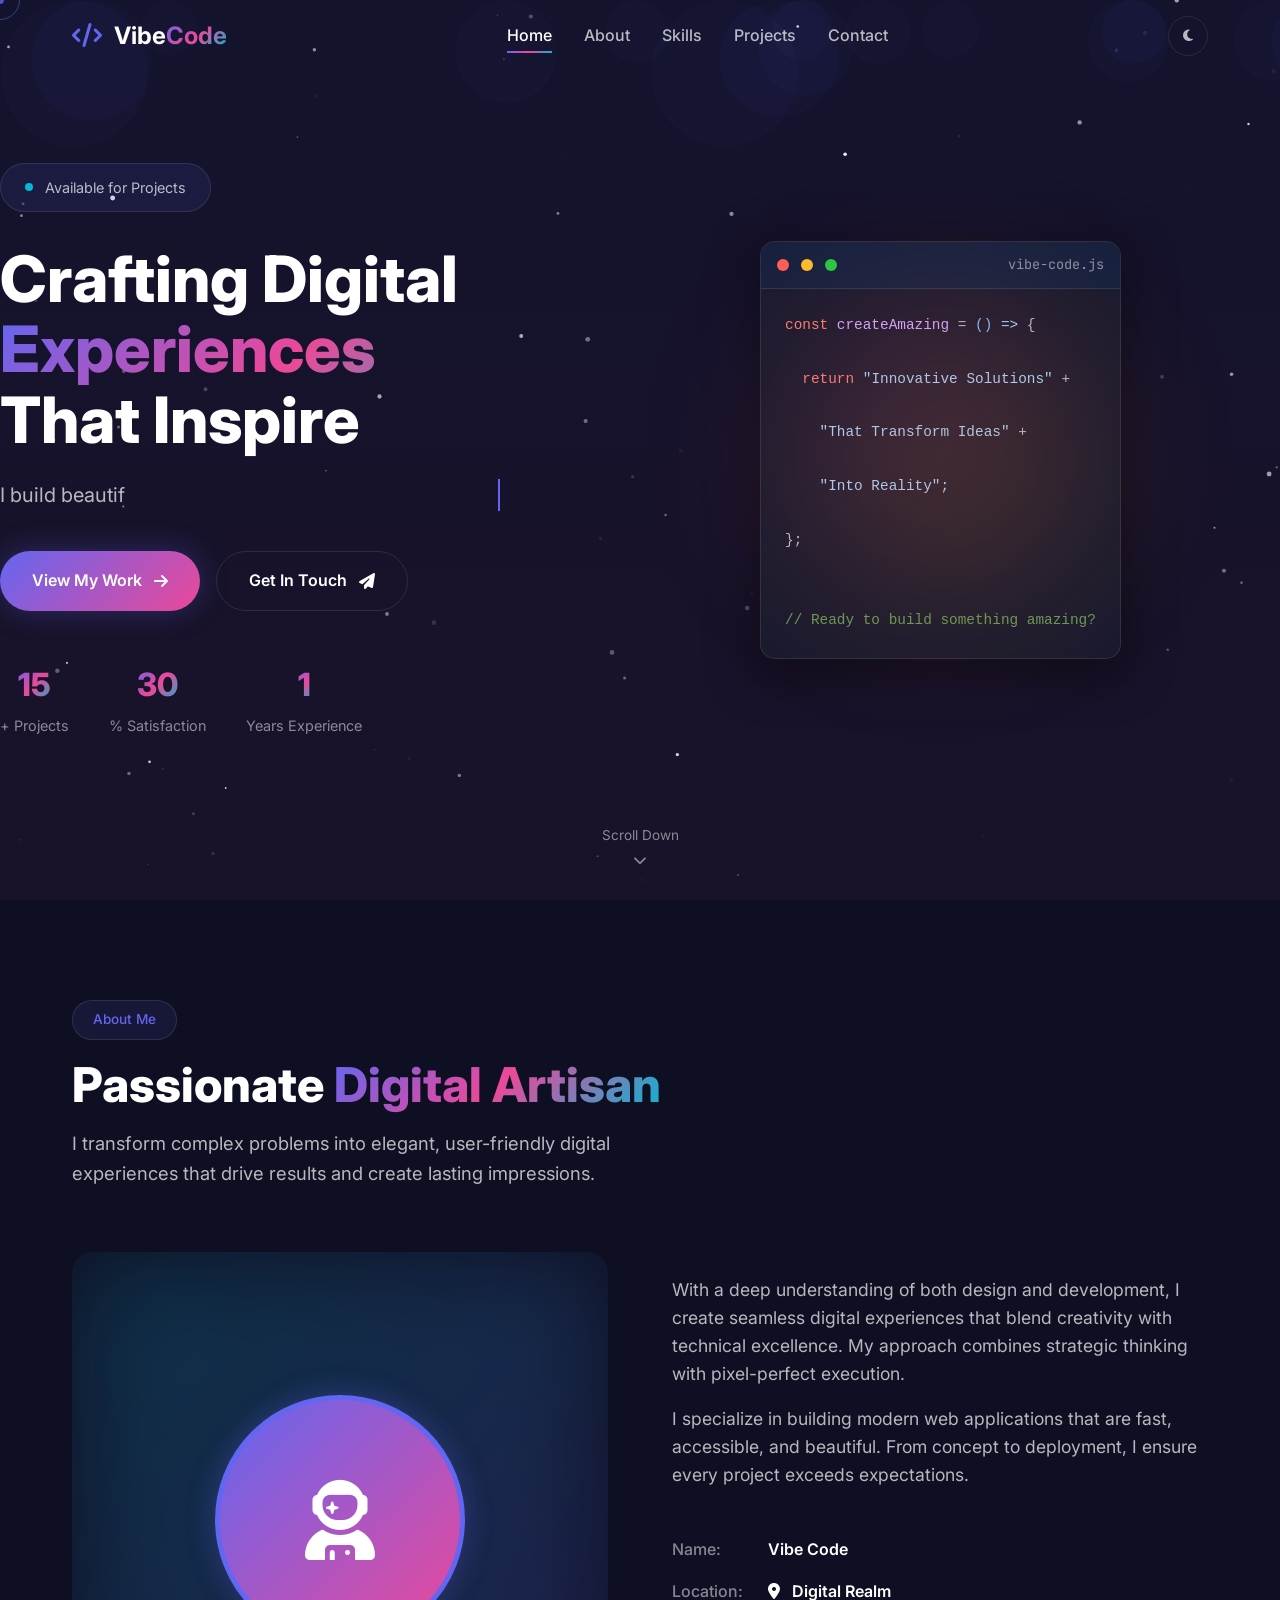
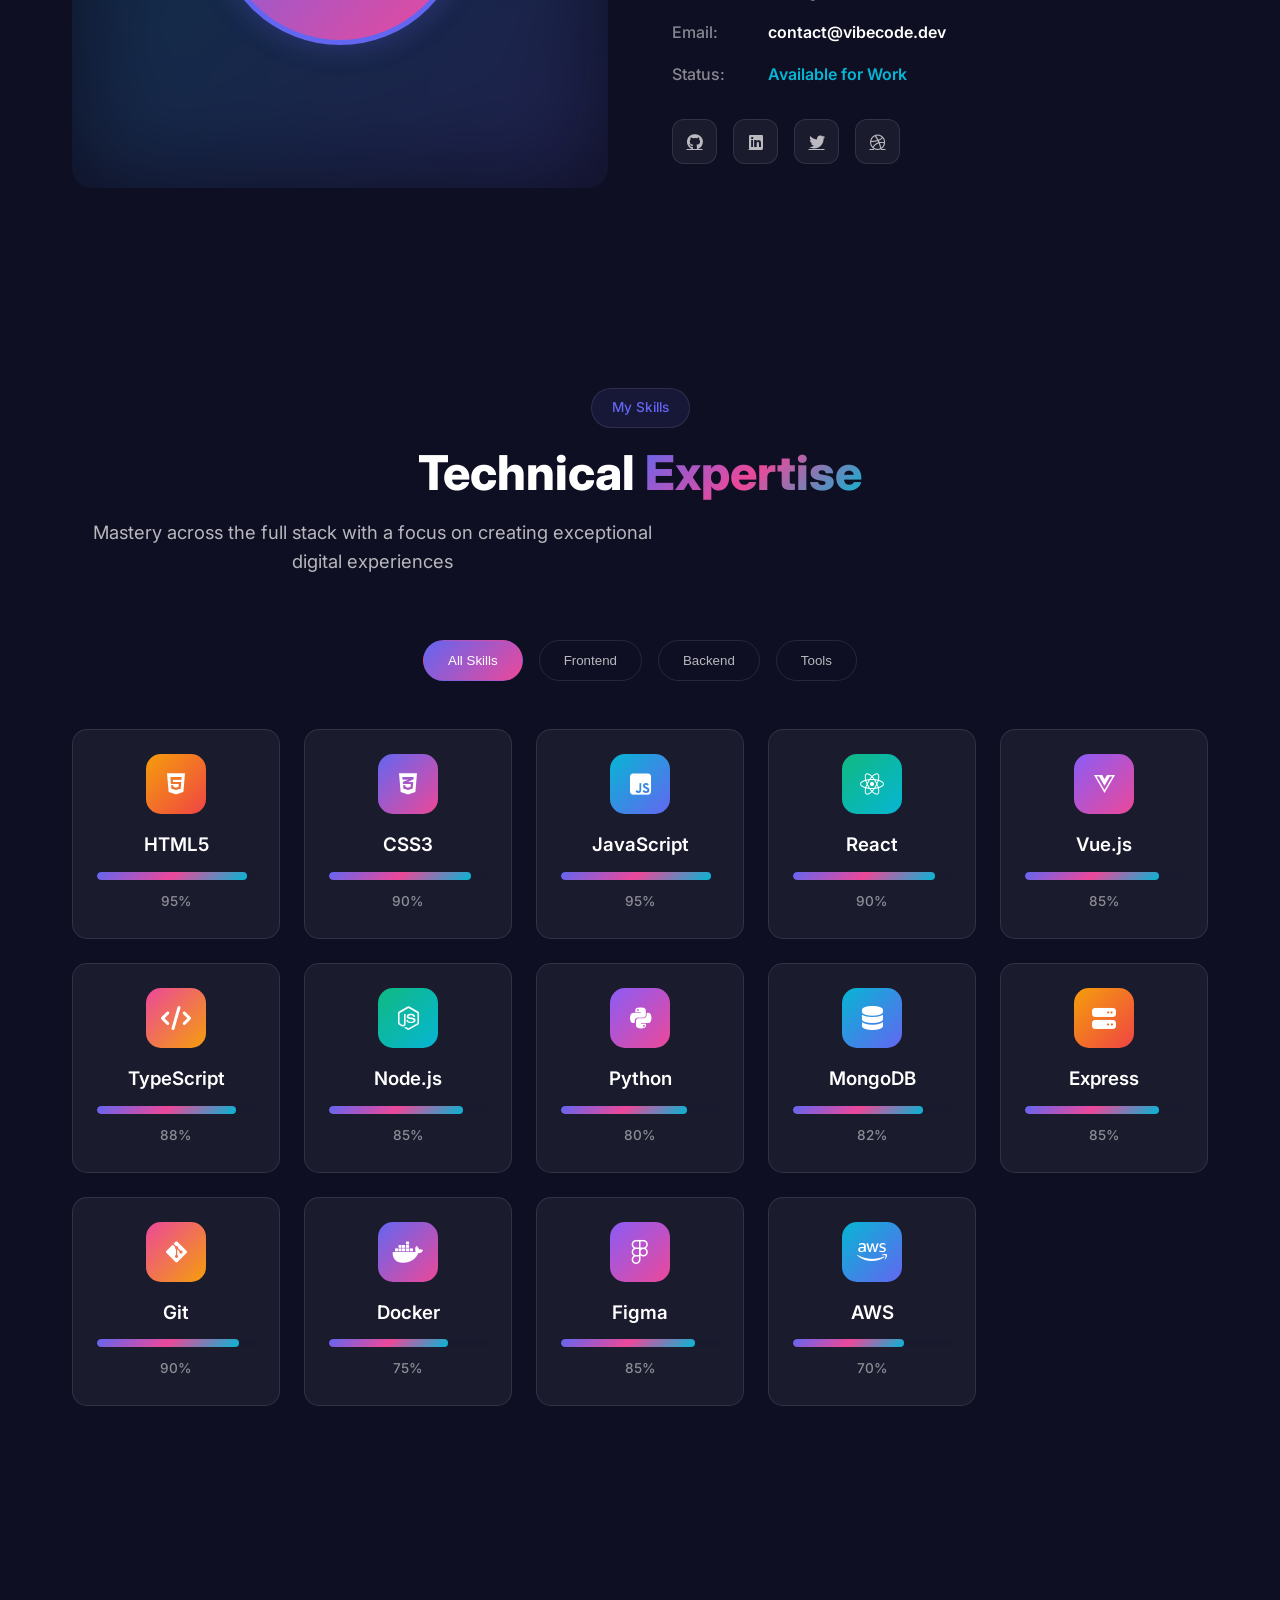
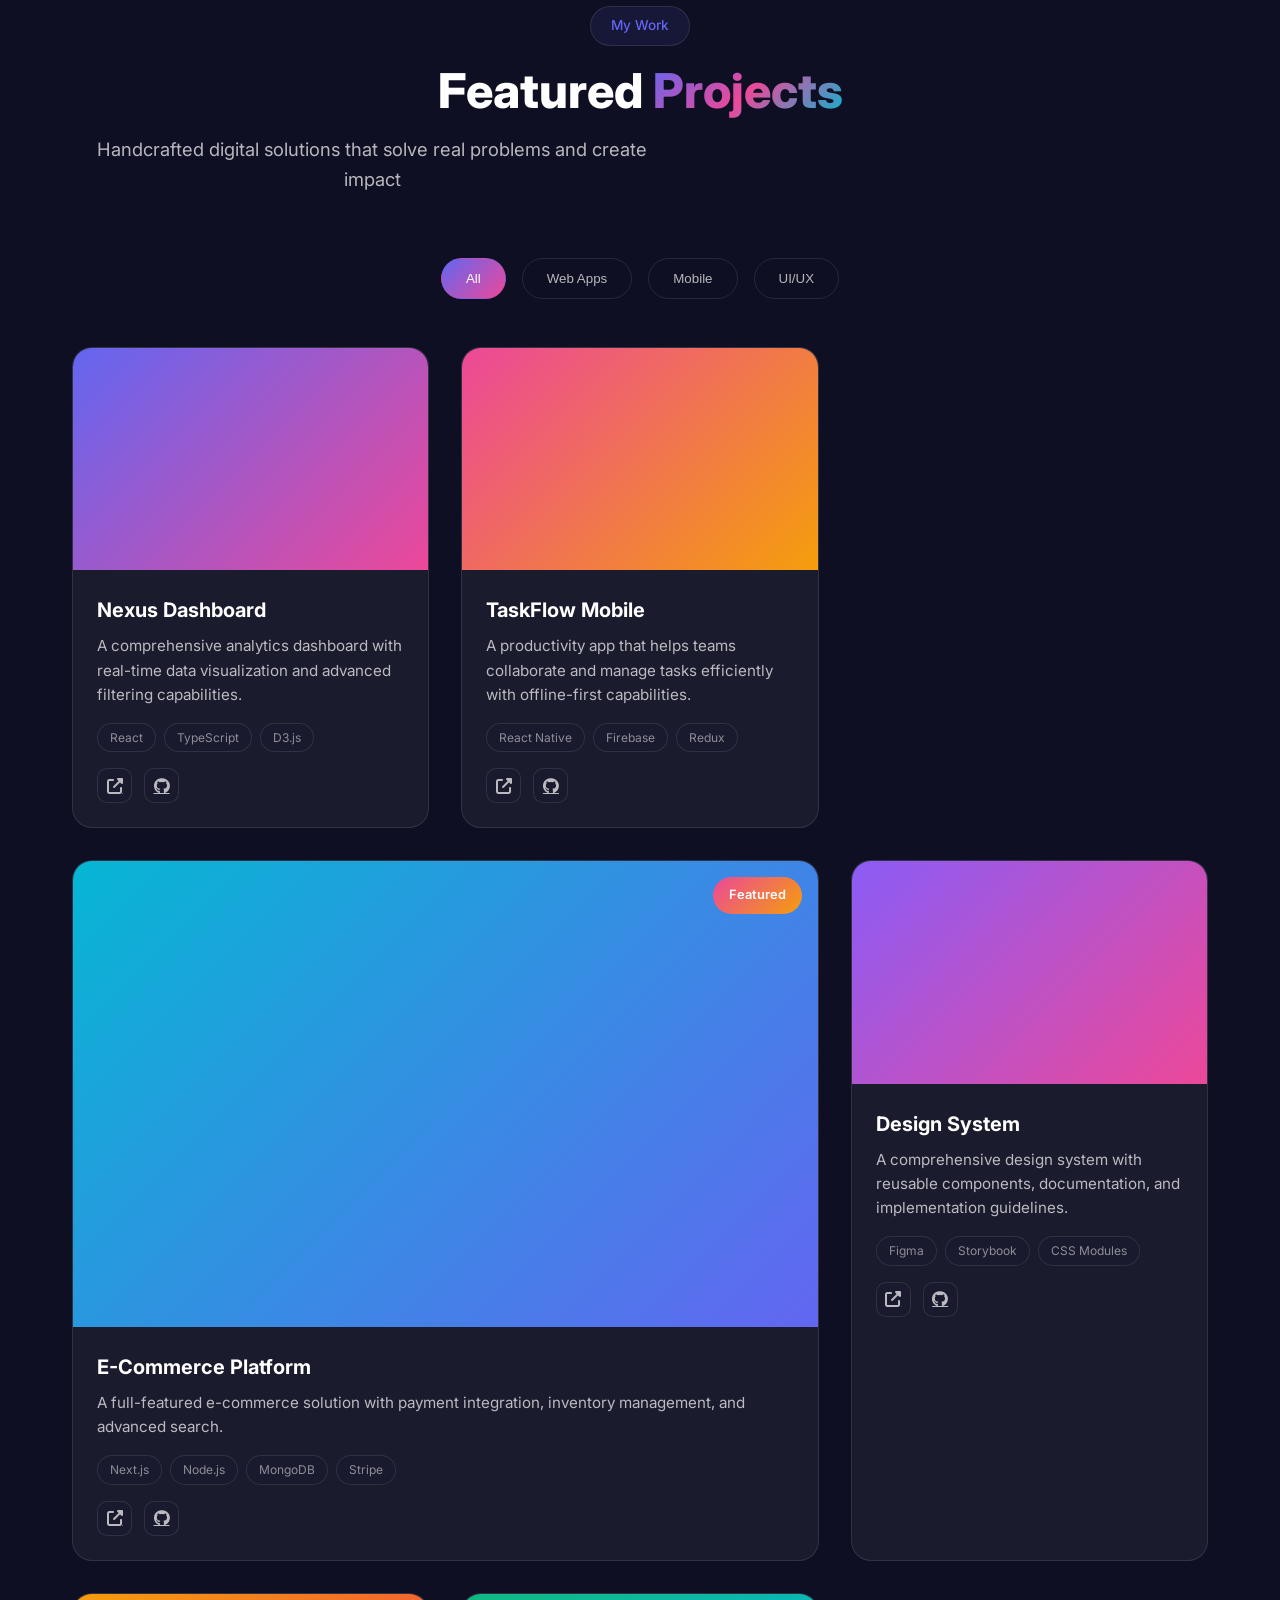
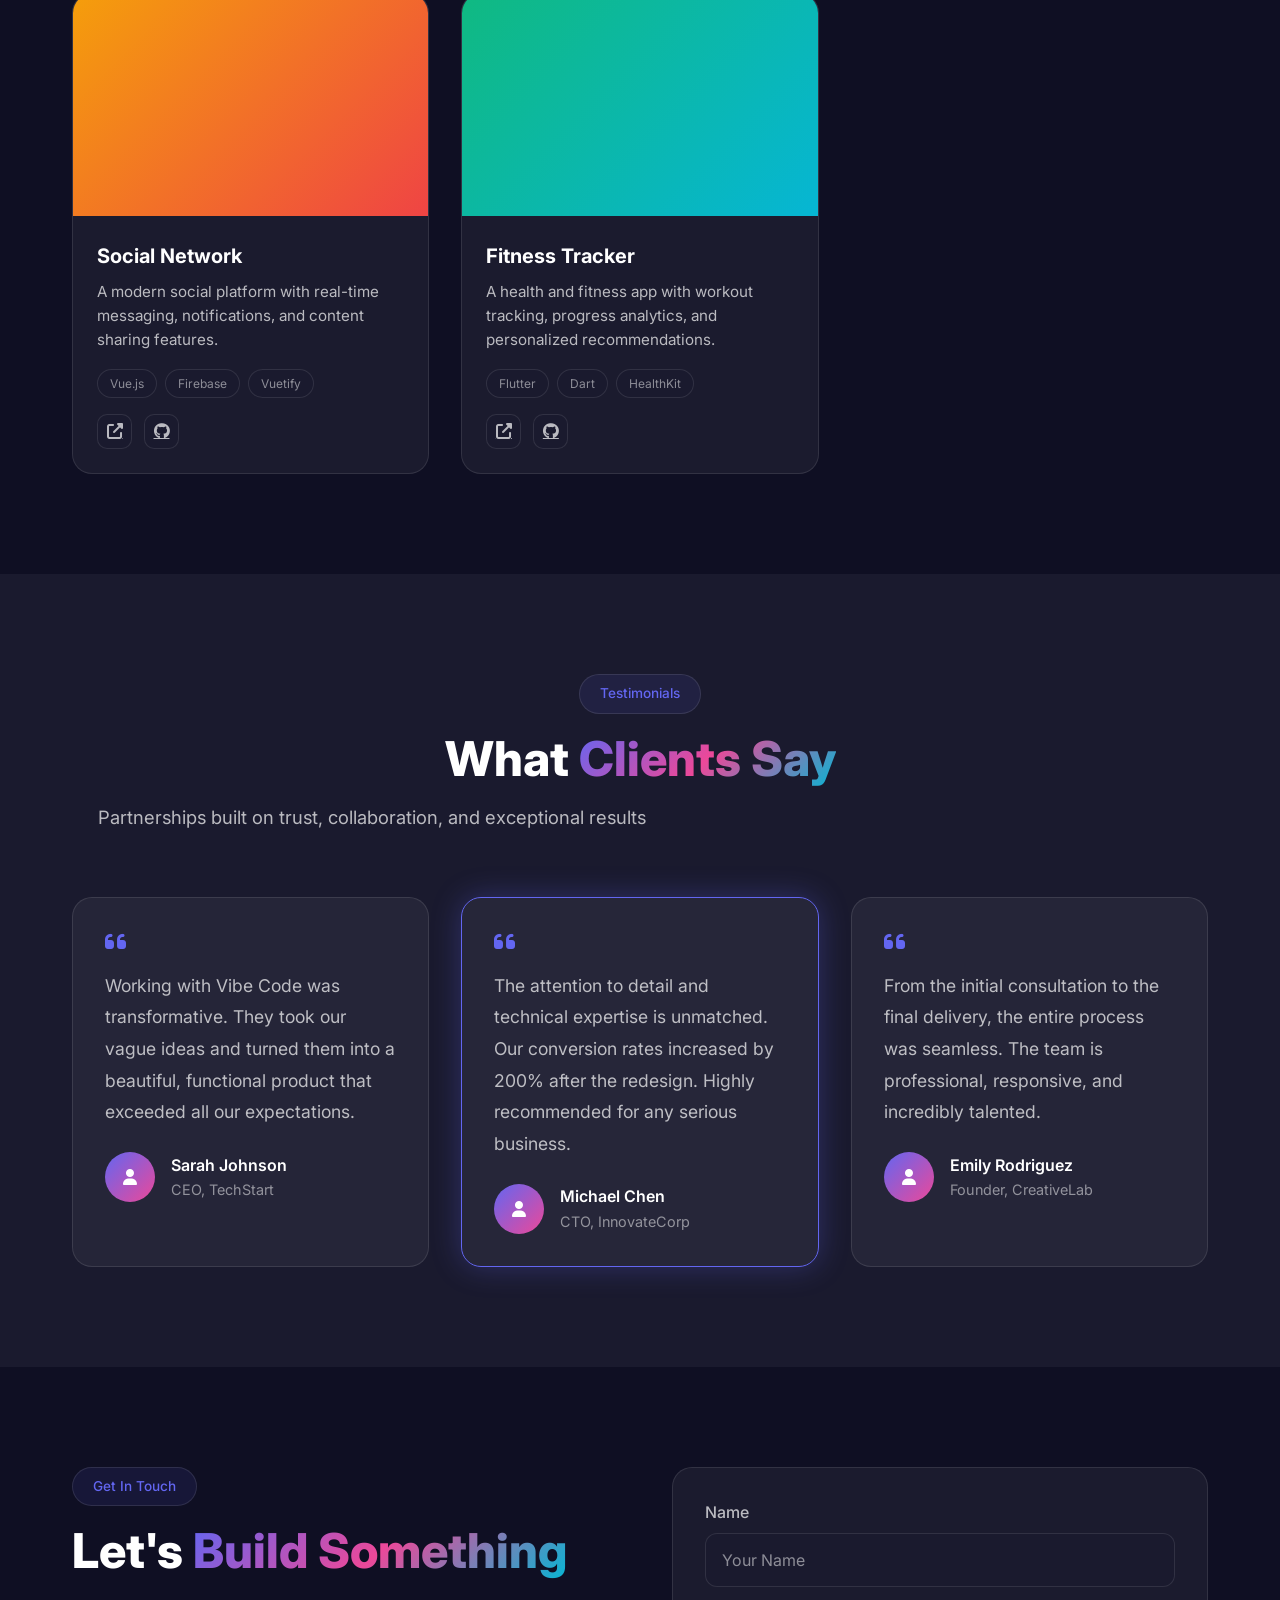
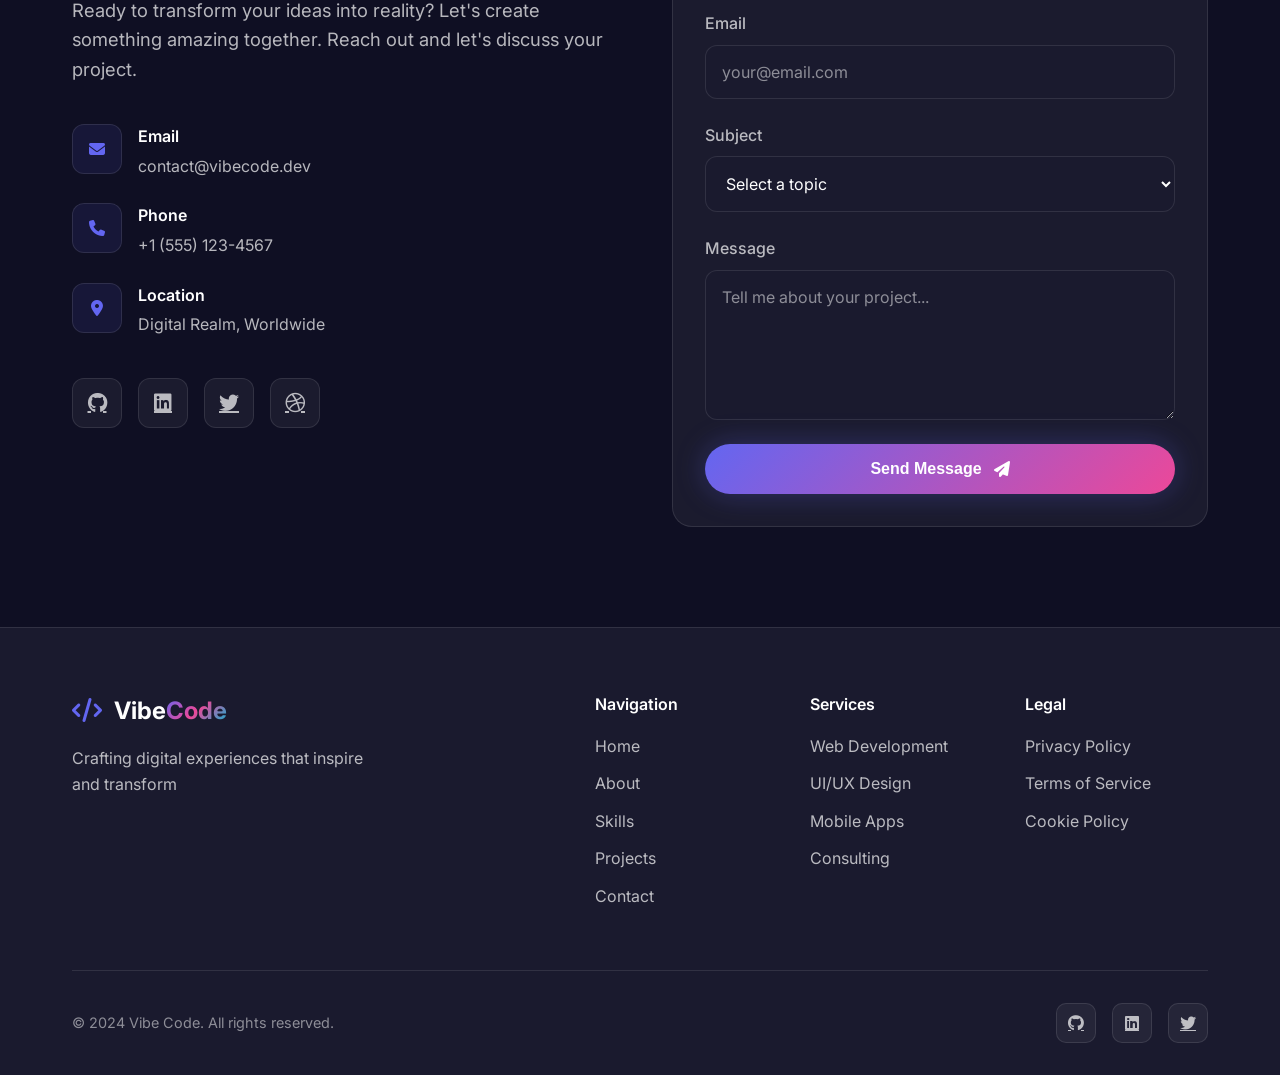
<file: vibe-code-portfolio/index.html>
<!DOCTYPE html>
<html lang="en">
<head>
    <meta charset="UTF-8">
    <meta name="viewport" content="width=device-width, initial-scale=1.0">
    <title>Vibe Code - Digital Artisan</title>
    <link rel="stylesheet" href="styles.css">
    <link href="https://fonts.googleapis.com/css2?family=Inter:wght@300;400;500;600;700;800&family=JetBrains+Mono:wght@400;500&display=swap" rel="stylesheet">
    <link rel="stylesheet" href="https://cdnjs.cloudflare.com/ajax/libs/font-awesome/6.5.1/css/all.min.css">
</head>
<body>
    <!-- Floating Background Elements -->
    <div class="floating-elements" id="floatingElements"></div>
    
    <!-- Starfield Background -->
    <canvas id="starfield"></canvas>

    <!-- Navigation -->
    <nav class="navbar" id="navbar">
        <div class="nav-container">
            <a href="#" class="logo">
                <span class="logo-icon"><i class="fas fa-code"></i></span>
                <span class="logo-text">Vibe<span class="accent">Code</span></span>
            </a>
            <ul class="nav-links" id="navLinks">
                <li><a href="#home" class="nav-link active">Home</a></li>
                <li><a href="#about" class="nav-link">About</a></li>
                <li><a href="#skills" class="nav-link">Skills</a></li>
                <li><a href="#projects" class="nav-link">Projects</a></li>
                <li><a href="#contact" class="nav-link">Contact</a></li>
            </ul>
            <div class="nav-actions">
                <button class="theme-toggle" id="themeToggle" aria-label="Toggle theme">
                    <i class="fas fa-moon"></i>
                </button>
                <button class="hamburger" id="hamburger" aria-label="Toggle menu">
                    <span></span>
                    <span></span>
                    <span></span>
                </button>
            </div>
        </div>
    </nav>

    <!-- Mobile Menu -->
    <div class="mobile-menu" id="mobileMenu">
        <ul class="mobile-nav-links">
            <li><a href="#home" class="mobile-nav-link">Home</a></li>
            <li><a href="#about" class="mobile-nav-link">About</a></li>
            <li><a href="#skills" class="mobile-nav-link">Skills</a></li>
            <li><a href="#projects" class="mobile-nav-link">Projects</a></li>
            <li><a href="#contact" class="mobile-nav-link">Contact</a></li>
        </ul>
    </div>

    <!-- Hero Section -->
    <section class="hero" id="home">
        <div class="hero-content">
            <div class="hero-badge animate-fade-in">
                <span class="badge-dot"></span>
                <span>Available for Projects</span>
            </div>
            <h1 class="hero-title">
                <span class="title-line">Crafting Digital</span>
                <span class="title-line gradient-text">Experiences</span>
                <span class="title-line">That Inspire</span>
            </h1>
            <p class="hero-description typewriter">
                I build beautiful, performant web applications that push boundaries and create impact.
            </p>
            <div class="hero-buttons">
                <a href="#projects" class="btn btn-primary">
                    <span>View My Work</span>
                    <i class="fas fa-arrow-right"></i>
                </a>
                <a href="#contact" class="btn btn-secondary">
                    <span>Get In Touch</span>
                    <i class="fas fa-paper-plane"></i>
                </a>
            </div>
            <div class="hero-stats">
                <div class="stat">
                    <span class="stat-number counter" data-target="50">0</span>
                    <span class="stat-label">+ Projects</span>
                </div>
                <div class="stat">
                    <span class="stat-number counter" data-target="100">0</span>
                    <span class="stat-label">% Satisfaction</span>
                </div>
                <div class="stat">
                    <span class="stat-number counter" data-target="5">0</span>
                    <span class="stat-label">Years Experience</span>
                </div>
            </div>
        </div>
        <div class="hero-visual">
            <div class="code-snippet">
                <div class="code-header">
                    <span class="code-dot red"></span>
                    <span class="code-dot yellow"></span>
                    <span class="code-dot green"></span>
                    <span class="code-title">vibe-code.js</span>
                </div>
                <pre class="code-content"><code><span class="line"><span class="keyword">const</span> <span class="function">createAmazing</span> = <span class="params">()</span> <span class="arrow">=></span> {</span>
<span class="line">  <span class="keyword">return</span> <span class="string">"Innovative Solutions"</span> +</span>
<span class="line">    <span class="string">"That Transform Ideas"</span> +</span>
<span class="line">    <span class="string">"Into Reality";</span></span>
<span class="line">};</span>
<span class="line">
<span class="comment">// Ready to build something amazing?</span></span></code></pre>
            </div>
            <div class="hero-orb" id="heroOrb"></div>
        </div>
        <div class="scroll-indicator">
            <span>Scroll Down</span>
            <i class="fas fa-chevron-down"></i>
        </div>
    </section>

    <!-- About Section -->
    <section class="about" id="about">
        <div class="section-container">
            <div class="section-header">
                <span class="section-tag">About Me</span>
                <h2 class="section-title">Passionate <span class="gradient-text">Digital Artisan</span></h2>
                <p class="section-description">
                    I transform complex problems into elegant, user-friendly digital experiences 
                    that drive results and create lasting impressions.
                </p>
            </div>
            
            <div class="about-grid">
                <div class="about-image-card">
                    <div class="image-container">
                        <div class="geometric-bg"></div>
                        <div class="profile-image">
                            <div class="avatar">
                                <i class="fas fa-user-astronaut"></i>
                            </div>
                        </div>
                    </div>
                </div>
                
                <div class="about-content">
                    <div class="about-text">
                        <p>
                            With a deep understanding of both design and development, I create 
                            seamless digital experiences that blend creativity with technical 
                            excellence. My approach combines strategic thinking with pixel-perfect 
                            execution.
                        </p>
                        <p>
                            I specialize in building modern web applications that are fast, 
                            accessible, and beautiful. From concept to deployment, I ensure every 
                            project exceeds expectations.
                        </p>
                    </div>
                    
                    <div class="about-details">
                        <div class="detail-item">
                            <span class="detail-label">Name:</span>
                            <span class="detail-value">Vibe Code</span>
                        </div>
                        <div class="detail-item">
                            <span class="detail-label">Location:</span>
                            <span class="detail-value"><i class="fas fa-map-marker-alt"></i> Digital Realm</span>
                        </div>
                        <div class="detail-item">
                            <span class="detail-label">Email:</span>
                            <span class="detail-value">contact@vibecode.dev</span>
                        </div>
                        <div class="detail-item">
                            <span class="detail-label">Status:</span>
                            <span class="detail-value available">Available for Work</span>
                        </div>
                    </div>
                    
                    <div class="social-links">
                        <a href="#" class="social-link" aria-label="GitHub">
                            <i class="fab fa-github"></i>
                        </a>
                        <a href="#" class="social-link" aria-label="LinkedIn">
                            <i class="fab fa-linkedin"></i>
                        </a>
                        <a href="#" class="social-link" aria-label="Twitter">
                            <i class="fab fa-twitter"></i>
                        </a>
                        <a href="#" class="social-link" aria-label="Dribbble">
                            <i class="fab fa-dribbble"></i>
                        </a>
                    </div>
                </div>
            </div>
        </div>
    </section>

    <!-- Skills Section -->
    <section class="skills" id="skills">
        <div class="section-container">
            <div class="section-header centered">
                <span class="section-tag">My Skills</span>
                <h2 class="section-title">Technical <span class="gradient-text">Expertise</span></h2>
                <p class="section-description">
                    Mastery across the full stack with a focus on creating exceptional digital experiences
                </p>
            </div>
            
            <div class="skills-tabs">
                <button class="skill-tab active" data-category="all">All Skills</button>
                <button class="skill-tab" data-category="frontend">Frontend</button>
                <button class="skill-tab" data-category="backend">Backend</button>
                <button class="skill-tab" data-category="tools">Tools</button>
            </div>
            
            <div class="skills-grid" id="skillsGrid">
                <!-- Frontend Skills -->
                <div class="skill-card" data-category="frontend">
                    <div class="skill-icon html">
                        <i class="fab fa-html5"></i>
                    </div>
                    <h3 class="skill-name">HTML5</h3>
                    <div class="skill-level">
                        <span class="level-bar" style="--width: 95%"></span>
                    </div>
                    <span class="skill-percent">95%</span>
                </div>
                
                <div class="skill-card" data-category="frontend">
                    <div class="skill-icon css">
                        <i class="fab fa-css3-alt"></i>
                    </div>
                    <h3 class="skill-name">CSS3</h3>
                    <div class="skill-level">
                        <span class="level-bar" style="--width: 90%"></span>
                    </div>
                    <span class="skill-percent">90%</span>
                </div>
                
                <div class="skill-card" data-category="frontend">
                    <div class="skill-icon js">
                        <i class="fab fa-js-square"></i>
                    </div>
                    <h3 class="skill-name">JavaScript</h3>
                    <div class="skill-level">
                        <span class="level-bar" style="--width: 95%"></span>
                    </div>
                    <span class="skill-percent">95%</span>
                </div>
                
                <div class="skill-card" data-category="frontend">
                    <div class="skill-icon react">
                        <i class="fab fa-react"></i>
                    </div>
                    <h3 class="skill-name">React</h3>
                    <div class="skill-level">
                        <span class="level-bar" style="--width: 90%"></span>
                    </div>
                    <span class="skill-percent">90%</span>
                </div>
                
                <div class="skill-card" data-category="frontend">
                    <div class="skill-icon vue">
                        <i class="fab fa-vuejs"></i>
                    </div>
                    <h3 class="skill-name">Vue.js</h3>
                    <div class="skill-level">
                        <span class="level-bar" style="--width: 85%"></span>
                    </div>
                    <span class="skill-percent">85%</span>
                </div>
                
                <div class="skill-card" data-category="frontend">
                    <div class="skill-icon typescript">
                        <i class="fas fa-code"></i>
                    </div>
                    <h3 class="skill-name">TypeScript</h3>
                    <div class="skill-level">
                        <span class="level-bar" style="--width: 88%"></span>
                    </div>
                    <span class="skill-percent">88%</span>
                </div>
                
                <!-- Backend Skills -->
                <div class="skill-card" data-category="backend">
                    <div class="skill-icon node">
                        <i class="fab fa-node-js"></i>
                    </div>
                    <h3 class="skill-name">Node.js</h3>
                    <div class="skill-level">
                        <span class="level-bar" style="--width: 85%"></span>
                    </div>
                    <span class="skill-percent">85%</span>
                </div>
                
                <div class="skill-card" data-category="backend">
                    <div class="skill-icon python">
                        <i class="fab fa-python"></i>
                    </div>
                    <h3 class="skill-name">Python</h3>
                    <div class="skill-level">
                        <span class="level-bar" style="--width: 80%"></span>
                    </div>
                    <span class="skill-percent">80%</span>
                </div>
                
                <div class="skill-card" data-category="backend">
                    <div class="skill-icon database">
                        <i class="fas fa-database"></i>
                    </div>
                    <h3 class="skill-name">MongoDB</h3>
                    <div class="skill-level">
                        <span class="level-bar" style="--width: 82%"></span>
                    </div>
                    <span class="skill-percent">82%</span>
                </div>
                
                <div class="skill-card" data-category="backend">
                    <div class="skill-icon express">
                        <i class="fas fa-server"></i>
                    </div>
                    <h3 class="skill-name">Express</h3>
                    <div class="skill-level">
                        <span class="level-bar" style="--width: 85%"></span>
                    </div>
                    <span class="skill-percent">85%</span>
                </div>
                
                <!-- Tools -->
                <div class="skill-card" data-category="tools">
                    <div class="skill-icon git">
                        <i class="fab fa-git-alt"></i>
                    </div>
                    <h3 class="skill-name">Git</h3>
                    <div class="skill-level">
                        <span class="level-bar" style="--width: 90%"></span>
                    </div>
                    <span class="skill-percent">90%</span>
                </div>
                
                <div class="skill-card" data-category="tools">
                    <div class="skill-icon docker">
                        <i class="fab fa-docker"></i>
                    </div>
                    <h3 class="skill-name">Docker</h3>
                    <div class="skill-level">
                        <span class="level-bar" style="--width: 75%"></span>
                    </div>
                    <span class="skill-percent">75%</span>
                </div>
                
                <div class="skill-card" data-category="tools">
                    <div class="skill-icon figma">
                        <i class="fab fa-figma"></i>
                    </div>
                    <h3 class="skill-name">Figma</h3>
                    <div class="skill-level">
                        <span class="level-bar" style="--width: 85%"></span>
                    </div>
                    <span class="skill-percent">85%</span>
                </div>
                
                <div class="skill-card" data-category="tools">
                    <div class="skill-icon aws">
                        <i class="fab fa-aws"></i>
                    </div>
                    <h3 class="skill-name">AWS</h3>
                    <div class="skill-level">
                        <span class="level-bar" style="--width: 70%"></span>
                    </div>
                    <span class="skill-percent">70%</span>
                </div>
            </div>
        </div>
    </section>

    <!-- Projects Section -->
    <section class="projects" id="projects">
        <div class="section-container">
            <div class="section-header centered">
                <span class="section-tag">My Work</span>
                <h2 class="section-title">Featured <span class="gradient-text">Projects</span></h2>
                <p class="section-description">
                    Handcrafted digital solutions that solve real problems and create impact
                </p>
            </div>
            
            <div class="projects-filter">
                <button class="filter-btn active" data-filter="all">All</button>
                <button class="filter-btn" data-filter="web">Web Apps</button>
                <button class="filter-btn" data-filter="mobile">Mobile</button>
                <button class="filter-btn" data-filter="design">UI/UX</button>
            </div>
            
            <div class="projects-grid">
                <!-- Project 1 -->
                <div class="project-card" data-filter="web">
                    <div class="project-image">
                        <div class="project-bg gradient-1"></div>
                        <div class="project-overlay">
                            <button class="view-btn">
                                <i class="fas fa-eye"></i> View Project
                            </button>
                        </div>
                    </div>
                    <div class="project-info">
                        <h3 class="project-title">Nexus Dashboard</h3>
                        <p class="project-description">
                            A comprehensive analytics dashboard with real-time data visualization 
                            and advanced filtering capabilities.
                        </p>
                        <div class="project-tech">
                            <span class="tech-tag">React</span>
                            <span class="tech-tag">TypeScript</span>
                            <span class="tech-tag">D3.js</span>
                        </div>
                        <div class="project-links">
                            <a href="#" class="project-link" aria-label="Live Demo">
                                <i class="fas fa-external-link-alt"></i>
                            </a>
                            <a href="#" class="project-link" aria-label="Source Code">
                                <i class="fab fa-github"></i>
                            </a>
                        </div>
                    </div>
                </div>
                
                <!-- Project 2 -->
                <div class="project-card" data-filter="mobile">
                    <div class="project-image">
                        <div class="project-bg gradient-2"></div>
                        <div class="project-overlay">
                            <button class="view-btn">
                                <i class="fas fa-eye"></i> View Project
                            </button>
                        </div>
                    </div>
                    <div class="project-info">
                        <h3 class="project-title">TaskFlow Mobile</h3>
                        <p class="project-description">
                            A productivity app that helps teams collaborate and manage tasks 
                            efficiently with offline-first capabilities.
                        </p>
                        <div class="project-tech">
                            <span class="tech-tag">React Native</span>
                            <span class="tech-tag">Firebase</span>
                            <span class="tech-tag">Redux</span>
                        </div>
                        <div class="project-links">
                            <a href="#" class="project-link" aria-label="Live Demo">
                                <i class="fas fa-external-link-alt"></i>
                            </a>
                            <a href="#" class="project-link" aria-label="Source Code">
                                <i class="fab fa-github"></i>
                            </a>
                        </div>
                    </div>
                </div>
                
                <!-- Project 3 -->
                <div class="project-card featured" data-filter="web">
                    <div class="project-image">
                        <div class="project-bg gradient-3"></div>
                        <div class="project-badge">Featured</div>
                        <div class="project-overlay">
                            <button class="view-btn">
                                <i class="fas fa-eye"></i> View Project
                            </button>
                        </div>
                    </div>
                    <div class="project-info">
                        <h3 class="project-title">E-Commerce Platform</h3>
                        <p class="project-description">
                            A full-featured e-commerce solution with payment integration, 
                            inventory management, and advanced search.
                        </p>
                        <div class="project-tech">
                            <span class="tech-tag">Next.js</span>
                            <span class="tech-tag">Node.js</span>
                            <span class="tech-tag">MongoDB</span>
                            <span class="tech-tag">Stripe</span>
                        </div>
                        <div class="project-links">
                            <a href="#" class="project-link" aria-label="Live Demo">
                                <i class="fas fa-external-link-alt"></i>
                            </a>
                            <a href="#" class="project-link" aria-label="Source Code">
                                <i class="fab fa-github"></i>
                            </a>
                        </div>
                    </div>
                </div>
                
                <!-- Project 4 -->
                <div class="project-card" data-filter="design">
                    <div class="project-image">
                        <div class="project-bg gradient-4"></div>
                        <div class="project-overlay">
                            <button class="view-btn">
                                <i class="fas fa-eye"></i> View Project
                            </button>
                        </div>
                    </div>
                    <div class="project-info">
                        <h3 class="project-title">Design System</h3>
                        <p class="project-description">
                            A comprehensive design system with reusable components, 
                            documentation, and implementation guidelines.
                        </p>
                        <div class="project-tech">
                            <span class="tech-tag">Figma</span>
                            <span class="tech-tag">Storybook</span>
                            <span class="tech-tag">CSS Modules</span>
                        </div>
                        <div class="project-links">
                            <a href="#" class="project-link" aria-label="Live Demo">
                                <i class="fas fa-external-link-alt"></i>
                            </a>
                            <a href="#" class="project-link" aria-label="Source Code">
                                <i class="fab fa-github"></i>
                            </a>
                        </div>
                    </div>
                </div>
                
                <!-- Project 5 -->
                <div class="project-card" data-filter="web">
                    <div class="project-image">
                        <div class="project-bg gradient-5"></div>
                        <div class="project-overlay">
                            <button class="view-btn">
                                <i class="fas fa-eye"></i> View Project
                            </button>
                        </div>
                    </div>
                    <div class="project-info">
                        <h3 class="project-title">Social Network</h3>
                        <p class="project-description">
                            A modern social platform with real-time messaging, notifications, 
                            and content sharing features.
                        </p>
                        <div class="project-tech">
                            <span class="tech-tag">Vue.js</span>
                            <span class="tech-tag">Firebase</span>
                            <span class="tech-tag">Vuetify</span>
                        </div>
                        <div class="project-links">
                            <a href="#" class="project-link" aria-label="Live Demo">
                                <i class="fas fa-external-link-alt"></i>
                            </a>
                            <a href="#" class="project-link" aria-label="Source Code">
                                <i class="fab fa-github"></i>
                            </a>
                        </div>
                    </div>
                </div>
                
                <!-- Project 6 -->
                <div class="project-card" data-filter="mobile">
                    <div class="project-image">
                        <div class="project-bg gradient-6"></div>
                        <div class="project-overlay">
                            <button class="view-btn">
                                <i class="fas fa-eye"></i> View Project
                            </button>
                        </div>
                    </div>
                    <div class="project-info">
                        <h3 class="project-title">Fitness Tracker</h3>
                        <p class="project-description">
                            A health and fitness app with workout tracking, progress analytics, 
                            and personalized recommendations.
                        </p>
                        <div class="project-tech">
                            <span class="tech-tag">Flutter</span>
                            <span class="tech-tag">Dart</span>
                            <span class="tech-tag">HealthKit</span>
                        </div>
                        <div class="project-links">
                            <a href="#" class="project-link" aria-label="Live Demo">
                                <i class="fas fa-external-link-alt"></i>
                            </a>
                            <a href="#" class="project-link" aria-label="Source Code">
                                <i class="fab fa-github"></i>
                            </a>
                        </div>
                    </div>
                </div>
            </div>
        </div>
    </section>

    <!-- Testimonials Section -->
    <section class="testimonials">
        <div class="section-container">
            <div class="section-header centered">
                <span class="section-tag">Testimonials</span>
                <h2 class="section-title">What <span class="gradient-text">Clients Say</span></h2>
                <p class="section-description">
                    Partnerships built on trust, collaboration, and exceptional results
                </p>
            </div>
            
            <div class="testimonials-grid">
                <div class="testimonial-card">
                    <div class="testimonial-content">
                        <i class="fas fa-quote-left quote-icon"></i>
                        <p class="testimonial-text">
                            Working with Vibe Code was transformative. They took our vague ideas 
                            and turned them into a beautiful, functional product that exceeded all 
                            our expectations.
                        </p>
                    </div>
                    <div class="testimonial-author">
                        <div class="author-avatar">
                            <i class="fas fa-user"></i>
                        </div>
                        <div class="author-info">
                            <h4 class="author-name">Sarah Johnson</h4>
                            <p class="author-role">CEO, TechStart</p>
                        </div>
                    </div>
                </div>
                
                <div class="testimonial-card featured">
                    <div class="testimonial-content">
                        <i class="fas fa-quote-left quote-icon"></i>
                        <p class="testimonial-text">
                            The attention to detail and technical expertise is unmatched. Our 
                            conversion rates increased by 200% after the redesign. Highly recommended 
                            for any serious business.
                        </p>
                    </div>
                    <div class="testimonial-author">
                        <div class="author-avatar">
                            <i class="fas fa-user"></i>
                        </div>
                        <div class="author-info">
                            <h4 class="author-name">Michael Chen</h4>
                            <p class="author-role">CTO, InnovateCorp</p>
                        </div>
                    </div>
                </div>
                
                <div class="testimonial-card">
                    <div class="testimonial-content">
                        <i class="fas fa-quote-left quote-icon"></i>
                        <p class="testimonial-text">
                            From the initial consultation to the final delivery, the entire process 
                            was seamless. The team is professional, responsive, and incredibly 
                            talented.
                        </p>
                    </div>
                    <div class="testimonial-author">
                        <div class="author-avatar">
                            <i class="fas fa-user"></i>
                        </div>
                        <div class="author-info">
                            <h4 class="author-name">Emily Rodriguez</h4>
                            <p class="author-role">Founder, CreativeLab</p>
                        </div>
                    </div>
                </div>
            </div>
        </div>
    </section>

    <!-- Contact Section -->
    <section class="contact" id="contact">
        <div class="section-container">
            <div class="contact-grid">
                <div class="contact-info">
                    <span class="section-tag">Get In Touch</span>
                    <h2 class="section-title">Let's <span class="gradient-text">Build Something</span></h2>
                    <p class="contact-description">
                        Ready to transform your ideas into reality? Let's create something amazing 
                        together. Reach out and let's discuss your project.
                    </p>
                    
                    <div class="contact-details">
                        <div class="contact-item">
                            <div class="contact-icon">
                                <i class="fas fa-envelope"></i>
                            </div>
                            <div class="contact-text">
                                <h4>Email</h4>
                                <p>contact@vibecode.dev</p>
                            </div>
                        </div>
                        
                        <div class="contact-item">
                            <div class="contact-icon">
                                <i class="fas fa-phone"></i>
                            </div>
                            <div class="contact-text">
                                <h4>Phone</h4>
                                <p>+1 (555) 123-4567</p>
                            </div>
                        </div>
                        
                        <div class="contact-item">
                            <div class="contact-icon">
                                <i class="fas fa-map-marker-alt"></i>
                            </div>
                            <div class="contact-text">
                                <h4>Location</h4>
                                <p>Digital Realm, Worldwide</p>
                            </div>
                        </div>
                    </div>
                    
                    <div class="contact-social">
                        <a href="#" class="social-link large" aria-label="GitHub">
                            <i class="fab fa-github"></i>
                        </a>
                        <a href="#" class="social-link large" aria-label="LinkedIn">
                            <i class="fab fa-linkedin"></i>
                        </a>
                        <a href="#" class="social-link large" aria-label="Twitter">
                            <i class="fab fa-twitter"></i>
                        </a>
                        <a href="#" class="social-link large" aria-label="Dribbble">
                            <i class="fab fa-dribbble"></i>
                        </a>
                    </div>
                </div>
                
                <div class="contact-form-container">
                    <form class="contact-form" id="contactForm">
                        <div class="form-group">
                            <label for="name">Name</label>
                            <input type="text" id="name" name="name" required placeholder="Your Name">
                        </div>
                        
                        <div class="form-group">
                            <label for="email">Email</label>
                            <input type="email" id="email" name="email" required placeholder="your@email.com">
                        </div>
                        
                        <div class="form-group">
                            <label for="subject">Subject</label>
                            <select id="subject" name="subject" required>
                                <option value="" disabled selected>Select a topic</option>
                                <option value="project">New Project</option>
                                <option value="collaboration">Collaboration</option>
                                <option value="general">General Inquiry</option>
                            </select>
                        </div>
                        
                        <div class="form-group">
                            <label for="message">Message</label>
                            <textarea id="message" name="message" required placeholder="Tell me about your project..."></textarea>
                        </div>
                        
                        <button type="submit" class="btn btn-primary btn-full">
                            <span>Send Message</span>
                            <i class="fas fa-paper-plane"></i>
                        </button>
                    </form>
                </div>
            </div>
        </div>
    </section>

    <!-- Footer -->
    <footer class="footer">
        <div class="footer-container">
            <div class="footer-main">
                <div class="footer-brand">
                    <a href="#" class="logo">
                        <span class="logo-icon"><i class="fas fa-code"></i></span>
                        <span class="logo-text">Vibe<span class="accent">Code</span></span>
                    </a>
                    <p class="footer-tagline">
                        Crafting digital experiences that inspire and transform
                    </p>
                </div>
                
                <div class="footer-links">
                    <div class="footer-column">
                        <h4>Navigation</h4>
                        <ul>
                            <li><a href="#home">Home</a></li>
                            <li><a href="#about">About</a></li>
                            <li><a href="#skills">Skills</a></li>
                            <li><a href="#projects">Projects</a></li>
                            <li><a href="#contact">Contact</a></li>
                        </ul>
                    </div>
                    
                    <div class="footer-column">
                        <h4>Services</h4>
                        <ul>
                            <li><a href="#">Web Development</a></li>
                            <li><a href="#">UI/UX Design</a></li>
                            <li><a href="#">Mobile Apps</a></li>
                            <li><a href="#">Consulting</a></li>
                        </ul>
                    </div>
                    
                    <div class="footer-column">
                        <h4>Legal</h4>
                        <ul>
                            <li><a href="#">Privacy Policy</a></li>
                            <li><a href="#">Terms of Service</a></li>
                            <li><a href="#">Cookie Policy</a></li>
                        </ul>
                    </div>
                </div>
            </div>
            
            <div class="footer-bottom">
                <p class="copyright">
                    &copy; 2024 Vibe Code. All rights reserved.
                </p>
                <div class="footer-social">
                    <a href="#" aria-label="GitHub"><i class="fab fa-github"></i></a>
                    <a href="#" aria-label="LinkedIn"><i class="fab fa-linkedin"></i></a>
                    <a href="#" aria-label="Twitter"><i class="fab fa-twitter"></i></a>
                </div>
            </div>
        </div>
    </footer>

    <!-- Back to Top Button -->
    <button class="back-to-top" id="backToTop" aria-label="Back to top">
        <i class="fas fa-arrow-up"></i>
    </button>

    <!-- Custom Cursor -->
    <div class="custom-cursor" id="customCursor"></div>
    <div class="cursor-follower" id="cursorFollower"></div>

    <script src="script.js"></script>
</body>
</html>
</file>
<file: vibe-code-portfolio/styles.css>
/* ============================================
   VIBE CODE - Premium Portfolio Stylesheet
   ============================================ */

/* CSS Variables */
:root {
    /* Primary Colors */
    --primary: #6366f1;
    --primary-dark: #4f46e5;
    --primary-light: #818cf8;
    --primary-bg: rgba(99, 102, 241, 0.1);
    
    /* Secondary Colors */
    --secondary: #ec4899;
    --secondary-dark: #db2777;
    --secondary-light: #f472b6;
    
    /* Accent Colors */
    --accent: #06b6d4;
    --accent-light: #22d3ee;
    --accent-dark: #0891b2;
    
    /* Gradient Colors */
    --gradient-1: linear-gradient(135deg, #6366f1 0%, #ec4899 100%);
    --gradient-2: linear-gradient(135deg, #ec4899 0%, #f59e0b 100%);
    --gradient-3: linear-gradient(135deg, #06b6d4 0%, #6366f1 100%);
    --gradient-4: linear-gradient(135deg, #8b5cf6 0%, #ec4899 100%);
    --gradient-5: linear-gradient(135deg, #f59e0b 0%, #ef4444 100%);
    --gradient-6: linear-gradient(135deg, #10b981 0%, #06b6d4 100%);
    --gradient-text: linear-gradient(135deg, #6366f1 0%, #ec4899 50%, #06b6d4 100%);
    
    /* Background Colors */
    --bg-primary: #0f0f23;
    --bg-secondary: #1a1a2e;
    --bg-tertiary: #16213e;
    --bg-card: rgba(255, 255, 255, 0.05);
    --bg-card-hover: rgba(255, 255, 255, 0.1);
    
    /* Text Colors */
    --text-primary: #ffffff;
    --text-secondary: rgba(255, 255, 255, 0.7);
    --text-muted: rgba(255, 255, 255, 0.5);
    
    /* Borders */
    --border-color: rgba(255, 255, 255, 0.1);
    --border-glow: rgba(99, 102, 241, 0.3);
    
    /* Shadows */
    --shadow-sm: 0 2px 10px rgba(0, 0, 0, 0.3);
    --shadow-md: 0 5px 25px rgba(0, 0, 0, 0.4);
    --shadow-lg: 0 10px 50px rgba(0, 0, 0, 0.5);
    --shadow-glow: 0 0 30px rgba(99, 102, 241, 0.3);
    --shadow-glow-pink: 0 0 30px rgba(236, 72, 153, 0.3);
    
    /* Typography */
    --font-primary: 'Inter', sans-serif;
    --font-mono: 'JetBrains Mono', monospace;
    
    /* Spacing */
    --section-padding: 100px 0;
    --container-width: 1200px;
    
    /* Transitions */
    --transition-fast: 0.2s ease;
    --transition-normal: 0.3s ease;
    --transition-slow: 0.5s ease;
    
    /* Z-Index */
    --z-background: -1;
    --z-content: 1;
    --z-navbar: 100;
    --z-modal: 1000;
    --z-cursor: 9999;
}

/* Light Theme Variables */
[data-theme="light"] {
    --bg-primary: #f8fafc;
    --bg-secondary: #ffffff;
    --bg-tertiary: #f1f5f9;
    --bg-card: #ffffff;
    --bg-card-hover: #f8fafc;
    
    --text-primary: #0f172a;
    --text-secondary: #475569;
    --text-muted: #94a3b8;
    
    --border-color: #e2e8f0;
    --border-glow: rgba(99, 102, 241, 0.2);
    
    --shadow-sm: 0 2px 10px rgba(0, 0, 0, 0.05);
    --shadow-md: 0 5px 25px rgba(0, 0, 0, 0.08);
    --shadow-lg: 0 10px 50px rgba(0, 0, 0, 0.1);
    --shadow-glow: 0 0 30px rgba(99, 102, 241, 0.2);
    --shadow-glow-pink: 0 0 30px rgba(236, 72, 153, 0.2);
}

/* Reset & Base Styles */
*, *::before, *::after {
    margin: 0;
    padding: 0;
    box-sizing: border-box;
}

html {
    scroll-behavior: smooth;
    font-size: 16px;
}

body {
    font-family: var(--font-primary);
    background: var(--bg-primary);
    color: var(--text-primary);
    line-height: 1.6;
    overflow-x: hidden;
    -webkit-font-smoothing: antialiased;
    -moz-osx-font-smoothing: grayscale;
}

/* Selection Styling */
::selection {
    background: var(--primary);
    color: #ffffff;
}

/* Scrollbar Styling */
::-webkit-scrollbar {
    width: 10px;
}

::-webkit-scrollbar-track {
    background: var(--bg-secondary);
}

::-webkit-scrollbar-thumb {
    background: var(--primary);
    border-radius: 5px;
}

::-webkit-scrollbar-thumb:hover {
    background: var(--primary-light);
}

/* ============================================
   FLOATING ELEMENTS & BACKGROUND EFFECTS
   ============================================ */

.floating-elements {
    position: fixed;
    top: 0;
    left: 0;
    width: 100%;
    height: 100%;
    pointer-events: none;
    z-index: var(--z-background);
    overflow: hidden;
}

.floating-element {
    position: absolute;
    border-radius: 50%;
    background: var(--primary-bg);
    animation: float 20s infinite linear;
    opacity: 0.3;
}

@keyframes float {
    0% {
        transform: translateY(0) translateX(0) scale(1);
        opacity: 0;
    }
    10% {
        opacity: 0.3;
    }
    90% {
        opacity: 0.3;
    }
    100% {
        transform: translateY(-100vh) translateX(100px) scale(1.5);
        opacity: 0;
    }
}

/* Starfield Canvas */
#starfield {
    position: fixed;
    top: 0;
    left: 0;
    width: 100%;
    height: 100%;
    z-index: var(--z-background);
    pointer-events: none;
}

/* ============================================
   NAVIGATION
   ============================================ */

.navbar {
    position: fixed;
    top: 0;
    left: 0;
    width: 100%;
    padding: 1rem 0;
    z-index: var(--z-navbar);
    transition: all var(--transition-normal);
}

.navbar.scrolled {
    background: rgba(15, 15, 35, 0.95);
    backdrop-filter: blur(20px);
    -webkit-backdrop-filter: blur(20px);
    border-bottom: 1px solid var(--border-color);
    padding: 0.8rem 0;
}

[data-theme="light"] .navbar.scrolled {
    background: rgba(248, 250, 252, 0.95);
    border-bottom: 1px solid var(--border-color);
}

.nav-container {
    max-width: var(--container-width);
    margin: 0 auto;
    padding: 0 2rem;
    display: flex;
    justify-content: space-between;
    align-items: center;
}

.logo {
    display: flex;
    align-items: center;
    gap: 0.75rem;
    text-decoration: none;
    color: var(--text-primary);
}

.logo-icon {
    font-size: 1.5rem;
    color: var(--primary);
    animation: pulse 2s infinite;
}

@keyframes pulse {
    0%, 100% { transform: scale(1); }
    50% { transform: scale(1.1); }
}

.logo-text {
    font-size: 1.5rem;
    font-weight: 700;
}

.logo-text .accent {
    background: var(--gradient-text);
    -webkit-background-clip: text;
    -webkit-text-fill-color: transparent;
    background-clip: text;
}

.nav-links {
    display: flex;
    list-style: none;
    gap: 2rem;
}

.nav-link {
    color: var(--text-secondary);
    text-decoration: none;
    font-weight: 500;
    transition: all var(--transition-fast);
    position: relative;
    padding: 0.5rem 0;
}

.nav-link::after {
    content: '';
    position: absolute;
    bottom: 0;
    left: 0;
    width: 0;
    height: 2px;
    background: var(--gradient-text);
    transition: width var(--transition-normal);
}

.nav-link:hover,
.nav-link.active {
    color: var(--text-primary);
}

.nav-link:hover::after,
.nav-link.active::after {
    width: 100%;
}

.nav-actions {
    display: flex;
    align-items: center;
    gap: 1rem;
}

.theme-toggle {
    background: transparent;
    border: 1px solid var(--border-color);
    color: var(--text-secondary);
    width: 40px;
    height: 40px;
    border-radius: 50%;
    cursor: pointer;
    transition: all var(--transition-fast);
    display: flex;
    align-items: center;
    justify-content: center;
}

.theme-toggle:hover {
    border-color: var(--primary);
    color: var(--primary);
    transform: rotate(15deg);
}

[data-theme="light"] .theme-toggle i.fa-moon {
    display: none;
}

[data-theme="light"] .theme-toggle i.fa-sun {
    display: block;
}

.theme-toggle i.fa-sun {
    display: none;
}

[data-theme="light"] .theme-toggle {
    border-color: #e2e8f0;
}

[data-theme="light"] .theme-toggle:hover {
    border-color: var(--primary);
    color: var(--primary);
}

.hamburger {
    display: none;
    flex-direction: column;
    gap: 5px;
    background: transparent;
    border: none;
    cursor: pointer;
    padding: 5px;
}

.hamburger span {
    width: 25px;
    height: 2px;
    background: var(--text-primary);
    transition: all var(--transition-fast);
}

.hamburger.active span:nth-child(1) {
    transform: rotate(45deg) translate(5px, 5px);
}

.hamburger.active span:nth-child(2) {
    opacity: 0;
}

.hamburger.active span:nth-child(3) {
    transform: rotate(-45deg) translate(5px, -5px);
}

/* Mobile Menu */
.mobile-menu {
    position: fixed;
    top: 70px;
    left: 0;
    width: 100%;
    background: rgba(15, 15, 35, 0.98);
    backdrop-filter: blur(20px);
    -webkit-backdrop-filter: blur(20px);
    padding: 2rem;
    transform: translateY(-150%);
    transition: transform var(--transition-normal);
    z-index: var(--z-navbar);
}

[data-theme="light"] .mobile-menu {
    background: rgba(248, 250, 252, 0.98);
}

.mobile-menu.active {
    transform: translateY(0);
}

.mobile-nav-links {
    list-style: none;
    text-align: center;
}

.mobile-nav-link {
    display: block;
    padding: 1.5rem 0;
    color: var(--text-secondary);
    text-decoration: none;
    font-size: 1.25rem;
    font-weight: 500;
    transition: all var(--transition-fast);
    border-bottom: 1px solid var(--border-color);
}

.mobile-nav-link:hover {
    color: var(--primary);
}

/* ============================================
   HERO SECTION
   ============================================ */

.hero {
    min-height: 100vh;
    display: flex;
    align-items: center;
    padding: var(--section-padding);
    position: relative;
    overflow: hidden;
}

.hero-content {
    flex: 1;
    max-width: 600px;
    z-index: var(--z-content);
}

.hero-badge {
    display: inline-flex;
    align-items: center;
    gap: 0.75rem;
    background: var(--primary-bg);
    border: 1px solid var(--border-color);
    padding: 0.75rem 1.5rem;
    border-radius: 50px;
    font-size: 0.9rem;
    color: var(--text-secondary);
    margin-bottom: 2rem;
}

.badge-dot {
    width: 8px;
    height: 8px;
    background: var(--accent);
    border-radius: 50%;
    animation: blink 2s infinite;
}

@keyframes blink {
    0%, 100% { opacity: 1; }
    50% { opacity: 0.5; }
}

.hero-title {
    font-size: clamp(2.5rem, 6vw, 4rem);
    font-weight: 800;
    line-height: 1.1;
    margin-bottom: 1.5rem;
}

.title-line {
    display: block;
}

.gradient-text {
    background: var(--gradient-text);
    -webkit-background-clip: text;
    -webkit-text-fill-color: transparent;
    background-clip: text;
}

.hero-description {
    font-size: 1.25rem;
    color: var(--text-secondary);
    margin-bottom: 2.5rem;
    max-width: 500px;
}

.typewriter {
    overflow: hidden;
    border-right: 2px solid var(--primary);
    white-space: nowrap;
    animation: typing 4s steps(50, end), blink-caret 0.75s step-end infinite;
}

@keyframes typing {
    from { width: 0; }
    to { width: 100%; }
}

@keyframes blink-caret {
    from, to { border-color: transparent; }
    50% { border-color: var(--primary); }
}

.hero-buttons {
    display: flex;
    gap: 1rem;
    margin-bottom: 3rem;
}

.btn {
    display: inline-flex;
    align-items: center;
    gap: 0.75rem;
    padding: 1rem 2rem;
    border-radius: 50px;
    font-weight: 600;
    text-decoration: none;
    transition: all var(--transition-fast);
    cursor: pointer;
    border: none;
    font-size: 1rem;
}

.btn-primary {
    background: var(--gradient-1);
    color: #ffffff;
    box-shadow: var(--shadow-glow);
}

.btn-primary:hover {
    transform: translateY(-3px);
    box-shadow: 0 0 40px rgba(99, 102, 241, 0.5);
}

.btn-secondary {
    background: transparent;
    color: var(--text-primary);
    border: 1px solid var(--border-color);
}

.btn-secondary:hover {
    border-color: var(--primary);
    background: var(--primary-bg);
}

.hero-stats {
    display: flex;
    gap: 2.5rem;
}

.stat {
    text-align: center;
}

.stat-number {
    font-size: 2rem;
    font-weight: 800;
    background: var(--gradient-text);
    -webkit-background-clip: text;
    -webkit-text-fill-color: transparent;
    background-clip: text;
}

.stat-label {
    display: block;
    font-size: 0.9rem;
    color: var(--text-muted);
    margin-top: 0.25rem;
}

/* Hero Visual */
.hero-visual {
    flex: 1;
    display: flex;
    justify-content: center;
    align-items: center;
    position: relative;
    padding: 2rem;
}

.code-snippet {
    background: var(--bg-secondary);
    border: 1px solid var(--border-color);
    border-radius: 15px;
    overflow: hidden;
    box-shadow: var(--shadow-lg);
    max-width: 500px;
    transform: perspective(1000px) rotateY(10deg) rotateX(5deg);
    transition: transform var(--transition-normal);
}

.code-snippet:hover {
    transform: perspective(1000px) rotateY(0deg) rotateX(0deg) scale(1.02);
}

.code-header {
    display: flex;
    align-items: center;
    gap: 0.75rem;
    padding: 0.75rem 1rem;
    background: var(--bg-tertiary);
    border-bottom: 1px solid var(--border-color);
}

.code-dot {
    width: 12px;
    height: 12px;
    border-radius: 50%;
}

.code-dot.red { background: #ff5f56; }
.code-dot.yellow { background: #ffbd2e; }
.code-dot.green { background: #27ca40; }

.code-title {
    margin-left: auto;
    font-size: 0.85rem;
    color: var(--text-muted);
    font-family: var(--font-mono);
}

.code-content {
    padding: 1.5rem;
    font-family: var(--font-mono);
    font-size: 0.9rem;
    line-height: 1.8;
    color: var(--text-secondary);
    overflow-x: auto;
}

.code-content .line {
    display: block;
}

.code-content .keyword { color: #ff7b72; }
.code-content .function { color: #d2a8ff; }
.code-content .params { color: #79c0ff; }
.code-content .arrow { color: #a5d6ff; }
.code-content .string { color: #a5d6ff; }
.code-content .comment { color: #6a9955; }

.hero-orb {
    position: absolute;
    width: 300px;
    height: 300px;
    background: var(--gradient-2);
    border-radius: 50%;
    opacity: 0.2;
    filter: blur(80px);
    animation: orb-float 8s infinite alternate ease-in-out;
}

@keyframes orb-float {
    0% { transform: translateY(0) scale(1); }
    100% { transform: translateY(-50px) scale(1.1); }
}

.scroll-indicator {
    position: absolute;
    bottom: 2rem;
    left: 50%;
    transform: translateX(-50%);
    display: flex;
    flex-direction: column;
    align-items: center;
    gap: 0.5rem;
    color: var(--text-muted);
    font-size: 0.85rem;
    animation: bounce 2s infinite;
}

@keyframes bounce {
    0%, 100% { transform: translateX(-50%) translateY(0); }
    50% { transform: translateX(-50%) translateY(10px); }
}

/* ============================================
   SECTION STYLES
   ============================================ */

.section-container {
    max-width: var(--container-width);
    margin: 0 auto;
    padding: 0 2rem;
}

.section-header {
    text-align: left;
    margin-bottom: 4rem;
}

.section-header.centered {
    text-align: center;
}

.section-tag {
    display: inline-block;
    background: var(--primary-bg);
    border: 1px solid var(--border-color);
    padding: 0.5rem 1.25rem;
    border-radius: 50px;
    font-size: 0.85rem;
    font-weight: 500;
    color: var(--primary);
    margin-bottom: 1rem;
}

.section-title {
    font-size: clamp(2rem, 4vw, 3rem);
    font-weight: 800;
    line-height: 1.2;
    margin-bottom: 1rem;
}

.section-description {
    font-size: 1.15rem;
    color: var(--text-secondary);
    max-width: 600px;
}

/* ============================================
   ABOUT SECTION
   ============================================ */

.about {
    padding: var(--section-padding);
}

.about-grid {
    display: grid;
    grid-template-columns: 1fr 1fr;
    gap: 4rem;
    align-items: center;
}

.about-image-card {
    position: relative;
}

.image-container {
    position: relative;
    border-radius: 20px;
    overflow: hidden;
    aspect-ratio: 1;
}

.geometric-bg {
    position: absolute;
    inset: 0;
    background: var(--gradient-3);
    opacity: 0.2;
    filter: blur(50px);
}

.profile-image {
    position: relative;
    z-index: 1;
    display: flex;
    justify-content: center;
    align-items: center;
    height: 100%;
}

.avatar {
    width: 250px;
    height: 250px;
    background: var(--gradient-1);
    border-radius: 50%;
    display: flex;
    align-items: center;
    justify-content: center;
    border: 5px solid var(--primary);
    box-shadow: var(--shadow-glow);
    animation: avatar-float 6s infinite alternate ease-in-out;
}

@keyframes avatar-float {
    0% { transform: translateY(0) rotate(0deg); }
    100% { transform: translateY(-20px) rotate(5deg); }
}

.avatar i {
    font-size: 5rem;
    color: #ffffff;
}

.about-content {
    display: flex;
    flex-direction: column;
    gap: 2rem;
}

.about-text p {
    color: var(--text-secondary);
    margin-bottom: 1rem;
    font-size: 1.1rem;
}

.about-details {
    display: flex;
    flex-direction: column;
    gap: 1rem;
}

.detail-item {
    display: flex;
    align-items: center;
    gap: 1rem;
}

.detail-label {
    color: var(--text-muted);
    font-weight: 500;
    min-width: 80px;
}

.detail-value {
    color: var(--text-primary);
    font-weight: 600;
}

.detail-value i {
    margin-right: 0.5rem;
}

.detail-value.available {
    color: var(--accent);
}

.social-links {
    display: flex;
    gap: 1rem;
}

.social-link {
    width: 45px;
    height: 45px;
    background: var(--bg-card);
    border: 1px solid var(--border-color);
    border-radius: 12px;
    display: flex;
    align-items: center;
    justify-content: center;
    color: var(--text-secondary);
    transition: all var(--transition-fast);
}

.social-link:hover {
    background: var(--primary-bg);
    border-color: var(--primary);
    color: var(--primary);
    transform: translateY(-5px);
}

/* ============================================
   SKILLS SECTION
   ============================================ */

.skills {
    padding: var(--section-padding);
}

.skills-tabs {
    display: flex;
    justify-content: center;
    gap: 1rem;
    margin-bottom: 3rem;
    flex-wrap: wrap;
}

.skill-tab {
    background: transparent;
    border: 1px solid var(--border-color);
    color: var(--text-secondary);
    padding: 0.75rem 1.5rem;
    border-radius: 50px;
    cursor: pointer;
    font-weight: 500;
    transition: all var(--transition-fast);
}

.skill-tab:hover {
    border-color: var(--primary);
    color: var(--primary);
}

.skill-tab.active {
    background: var(--gradient-1);
    border-color: transparent;
    color: #ffffff;
}

.skills-grid {
    display: grid;
    grid-template-columns: repeat(auto-fit, minmax(200px, 1fr));
    gap: 1.5rem;
}

.skill-card {
    background: var(--bg-card);
    border: 1px solid var(--border-color);
    border-radius: 15px;
    padding: 1.5rem;
    transition: all var(--transition-normal);
    text-align: center;
}

.skill-card:hover {
    transform: translateY(-10px) scale(1.02);
    border-color: var(--border-glow);
    box-shadow: var(--shadow-glow);
}

.skill-icon {
    width: 60px;
    height: 60px;
    border-radius: 15px;
    display: flex;
    align-items: center;
    justify-content: center;
    font-size: 1.5rem;
    margin: 0 auto 1rem;
    transition: all var(--transition-fast);
}

.skill-card:hover .skill-icon {
    transform: scale(1.1) rotate(5deg);
}

.skill-icon.html { background: var(--gradient-5); }
.skill-icon.css { background: var(--gradient-1); }
.skill-icon.js { background: var(--gradient-3); }
.skill-icon.react { background: var(--gradient-6); }
.skill-icon.vue { background: var(--gradient-4); }
.skill-icon.typescript { background: var(--gradient-2); }
.skill-icon.node { background: var(--gradient-6); }
.skill-icon.python { background: var(--gradient-4); }
.skill-icon.database { background: var(--gradient-3); }
.skill-icon.express { background: var(--gradient-5); }
.skill-icon.git { background: var(--gradient-2); }
.skill-icon.docker { background: var(--gradient-1); }
.skill-icon.figma { background: var(--gradient-4); }
.skill-icon.aws { background: var(--gradient-3); }

.skill-name {
    font-weight: 600;
    margin-bottom: 0.75rem;
    color: var(--text-primary);
}

.skill-level {
    height: 8px;
    background: var(--bg-secondary);
    border-radius: 4px;
    overflow: hidden;
    margin-bottom: 0.5rem;
}

.level-bar {
    display: block;
    height: 100%;
    background: var(--gradient-text);
    border-radius: 4px;
    width: var(--width);
    transition: width var(--transition-slow);
}

.skill-percent {
    font-size: 0.85rem;
    color: var(--text-muted);
    font-weight: 500;
}

/* ============================================
   PROJECTS SECTION
   ============================================ */

.projects {
    padding: var(--section-padding);
}

.projects-filter {
    display: flex;
    justify-content: center;
    gap: 1rem;
    margin-bottom: 3rem;
    flex-wrap: wrap;
}

.filter-btn {
    background: transparent;
    border: 1px solid var(--border-color);
    color: var(--text-secondary);
    padding: 0.75rem 1.5rem;
    border-radius: 50px;
    cursor: pointer;
    font-weight: 500;
    transition: all var(--transition-fast);
}

.filter-btn:hover {
    border-color: var(--primary);
    color: var(--primary);
}

.filter-btn.active {
    background: var(--gradient-1);
    border-color: transparent;
    color: #ffffff;
}

.projects-grid {
    display: grid;
    grid-template-columns: repeat(auto-fit, minmax(300px, 1fr));
    gap: 2rem;
}

.project-card {
    background: var(--bg-card);
    border: 1px solid var(--border-color);
    border-radius: 20px;
    overflow: hidden;
    transition: all var(--transition-normal);
}

.project-card:hover {
    transform: translateY(-10px);
    border-color: var(--border-glow);
    box-shadow: var(--shadow-glow);
}

.project-card.featured {
    grid-column: span 2;
}

.project-image {
    position: relative;
    aspect-ratio: 16/10;
    overflow: hidden;
}

.project-bg {
    width: 100%;
    height: 100%;
    transition: transform var(--transition-slow);
}

.gradient-1 { background: linear-gradient(135deg, #6366f1 0%, #ec4899 100%); }
.gradient-2 { background: linear-gradient(135deg, #ec4899 0%, #f59e0b 100%); }
.gradient-3 { background: linear-gradient(135deg, #06b6d4 0%, #6366f1 100%); }
.gradient-4 { background: linear-gradient(135deg, #8b5cf6 0%, #ec4899 100%); }
.gradient-5 { background: linear-gradient(135deg, #f59e0b 0%, #ef4444 100%); }
.gradient-6 { background: linear-gradient(135deg, #10b981 0%, #06b6d4 100%); }

.project-card:hover .project-bg {
    transform: scale(1.1);
}

.project-overlay {
    position: absolute;
    inset: 0;
    background: rgba(15, 15, 35, 0.9);
    display: flex;
    align-items: center;
    justify-content: center;
    opacity: 0;
    transition: opacity var(--transition-normal);
}

.project-card:hover .project-overlay {
    opacity: 1;
}

.view-btn {
    background: var(--gradient-1);
    border: none;
    padding: 0.75rem 1.5rem;
    border-radius: 50px;
    color: #ffffff;
    font-weight: 600;
    cursor: pointer;
    display: flex;
    align-items: center;
    gap: 0.5rem;
    transition: all var(--transition-fast);
}

.view-btn:hover {
    transform: scale(1.05);
    box-shadow: var(--shadow-glow);
}

.project-badge {
    position: absolute;
    top: 1rem;
    right: 1rem;
    background: var(--gradient-2);
    padding: 0.5rem 1rem;
    border-radius: 20px;
    font-size: 0.8rem;
    font-weight: 600;
    color: #ffffff;
}

.project-info {
    padding: 1.5rem;
}

.project-title {
    font-size: 1.25rem;
    font-weight: 700;
    margin-bottom: 0.5rem;
}

.project-description {
    color: var(--text-secondary);
    margin-bottom: 1rem;
    font-size: 0.95rem;
}

.project-tech {
    display: flex;
    gap: 0.5rem;
    flex-wrap: wrap;
    margin-bottom: 1rem;
}

.tech-tag {
    background: var(--bg-secondary);
    border: 1px solid var(--border-color);
    padding: 0.25rem 0.75rem;
    border-radius: 20px;
    font-size: 0.75rem;
    color: var(--text-muted);
}

.project-links {
    display: flex;
    gap: 0.75rem;
}

.project-link {
    width: 35px;
    height: 35px;
    background: var(--bg-secondary);
    border: 1px solid var(--border-color);
    border-radius: 10px;
    display: flex;
    align-items: center;
    justify-content: center;
    color: var(--text-secondary);
    transition: all var(--transition-fast);
}

.project-link:hover {
    background: var(--primary-bg);
    border-color: var(--primary);
    color: var(--primary);
    transform: translateY(-3px);
}

/* ============================================
   TESTIMONIALS SECTION
   ============================================ */

.testimonials {
    padding: var(--section-padding);
    background: var(--bg-secondary);
}

.testimonials-grid {
    display: grid;
    grid-template-columns: repeat(auto-fit, minmax(300px, 1fr));
    gap: 2rem;
}

.testimonial-card {
    background: var(--bg-card);
    border: 1px solid var(--border-color);
    border-radius: 20px;
    padding: 2rem;
    transition: all var(--transition-normal);
}

.testimonial-card:hover {
    transform: translateY(-5px);
    border-color: var(--border-glow);
}

.testimonial-card.featured {
    border-color: var(--primary);
    box-shadow: var(--shadow-glow);
}

.quote-icon {
    color: var(--primary);
    font-size: 1.5rem;
    margin-bottom: 1rem;
}

.testimonial-text {
    color: var(--text-secondary);
    font-size: 1.1rem;
    line-height: 1.8;
    margin-bottom: 1.5rem;
}

.testimonial-author {
    display: flex;
    align-items: center;
    gap: 1rem;
}

.author-avatar {
    width: 50px;
    height: 50px;
    background: var(--gradient-1);
    border-radius: 50%;
    display: flex;
    align-items: center;
    justify-content: center;
    color: #ffffff;
}

.author-name {
    font-weight: 600;
    color: var(--text-primary);
}

.author-role {
    color: var(--text-muted);
    font-size: 0.9rem;
}

/* ============================================
   CONTACT SECTION
   ============================================ */

.contact {
    padding: var(--section-padding);
}

.contact-grid {
    display: grid;
    grid-template-columns: 1fr 1fr;
    gap: 4rem;
    align-items: start;
}

.contact-info .section-tag,
.contact-info .section-title {
    text-align: left;
}

.contact-description {
    color: var(--text-secondary);
    margin-bottom: 2.5rem;
    font-size: 1.15rem;
}

.contact-details {
    display: flex;
    flex-direction: column;
    gap: 1.5rem;
    margin-bottom: 2.5rem;
}

.contact-item {
    display: flex;
    align-items: flex-start;
    gap: 1rem;
}

.contact-icon {
    width: 50px;
    height: 50px;
    background: var(--primary-bg);
    border: 1px solid var(--border-color);
    border-radius: 12px;
    display: flex;
    align-items: center;
    justify-content: center;
    color: var(--primary);
    flex-shrink: 0;
}

.contact-text h4 {
    font-weight: 600;
    margin-bottom: 0.25rem;
}

.contact-text p {
    color: var(--text-secondary);
}

.contact-social {
    display: flex;
    gap: 1rem;
}

.contact-social .social-link {
    width: 50px;
    height: 50px;
}

.contact-social .social-link.large i {
    font-size: 1.25rem;
}

.contact-form-container {
    background: var(--bg-card);
    border: 1px solid var(--border-color);
    border-radius: 20px;
    padding: 2rem;
}

.contact-form {
    display: flex;
    flex-direction: column;
    gap: 1.5rem;
}

.form-group {
    display: flex;
    flex-direction: column;
    gap: 0.5rem;
}

.form-group label {
    font-weight: 500;
    color: var(--text-secondary);
}

.form-group input,
.form-group select,
.form-group textarea {
    background: var(--bg-secondary);
    border: 1px solid var(--border-color);
    border-radius: 12px;
    padding: 1rem;
    color: var(--text-primary);
    font-family: inherit;
    font-size: 1rem;
    transition: all var(--transition-fast);
}

.form-group input:focus,
.form-group select:focus,
.form-group textarea:focus {
    outline: none;
    border-color: var(--primary);
    box-shadow: 0 0 0 3px var(--primary-bg);
}

.form-group input::placeholder,
.form-group textarea::placeholder {
    color: var(--text-muted);
}

.form-group textarea {
    min-height: 150px;
    resize: vertical;
}

.form-group select {
    cursor: pointer;
}

.form-group select option {
    background: var(--bg-secondary);
    color: var(--text-primary);
}

.btn-full {
    width: 100%;
    justify-content: center;
}

/* ============================================
   FOOTER
   ============================================ */

.footer {
    background: var(--bg-secondary);
    padding: 4rem 0 2rem;
    border-top: 1px solid var(--border-color);
}

.footer-container {
    max-width: var(--container-width);
    margin: 0 auto;
    padding: 0 2rem;
}

.footer-main {
    display: grid;
    grid-template-columns: 1.5fr 2fr;
    gap: 4rem;
    margin-bottom: 3rem;
}

.footer-brand .logo {
    margin-bottom: 1rem;
}

.footer-tagline {
    color: var(--text-secondary);
    max-width: 300px;
}

.footer-links {
    display: grid;
    grid-template-columns: repeat(3, 1fr);
    gap: 2rem;
}

.footer-column h4 {
    font-weight: 600;
    margin-bottom: 1rem;
    color: var(--text-primary);
}

.footer-column ul {
    list-style: none;
}

.footer-column li {
    margin-bottom: 0.75rem;
}

.footer-column a {
    color: var(--text-secondary);
    text-decoration: none;
    transition: color var(--transition-fast);
}

.footer-column a:hover {
    color: var(--primary);
}

.footer-bottom {
    display: flex;
    justify-content: space-between;
    align-items: center;
    padding-top: 2rem;
    border-top: 1px solid var(--border-color);
}

.copyright {
    color: var(--text-muted);
    font-size: 0.9rem;
}

.footer-social {
    display: flex;
    gap: 1rem;
}

.footer-social a {
    width: 40px;
    height: 40px;
    background: var(--bg-card);
    border: 1px solid var(--border-color);
    border-radius: 10px;
    display: flex;
    align-items: center;
    justify-content: center;
    color: var(--text-secondary);
    transition: all var(--transition-fast);
}

.footer-social a:hover {
    background: var(--primary-bg);
    border-color: var(--primary);
    color: var(--primary);
}

/* ============================================
   BACK TO TOP & CUSTOM CURSOR
   ============================================ */

.back-to-top {
    position: fixed;
    bottom: 2rem;
    right: 2rem;
    width: 50px;
    height: 50px;
    background: var(--gradient-1);
    border: none;
    border-radius: 50%;
    color: #ffffff;
    cursor: pointer;
    display: flex;
    align-items: center;
    justify-content: center;
    box-shadow: var(--shadow-glow);
    opacity: 0;
    visibility: hidden;
    transform: translateY(20px);
    transition: all var(--transition-normal);
    z-index: var(--z-navbar);
}

.back-to-top.visible {
    opacity: 1;
    visibility: visible;
    transform: translateY(0);
}

.back-to-top:hover {
    transform: translateY(-5px) scale(1.1);
}

/* Custom Cursor */
.custom-cursor {
    position: fixed;
    width: 8px;
    height: 8px;
    background: var(--primary);
    border-radius: 50%;
    pointer-events: none;
    z-index: var(--z-cursor);
    transform: translate(-50%, -50%);
    mix-blend-mode: difference;
}

.cursor-follower {
    position: fixed;
    width: 40px;
    height: 40px;
    border: 1px solid var(--primary);
    border-radius: 50%;
    pointer-events: none;
    z-index: var(--z-cursor);
    transform: translate(-50%, -50%);
    transition: all 0.15s ease-out;
    opacity: 0.5;
}

.cursor-follower.hover {
    width: 60px;
    height: 60px;
    background: var(--primary-bg);
}

/* ============================================
   ANIMATIONS
   ============================================ */

.animate-fade-in {
    animation: fadeIn 1s ease forwards;
}

@keyframes fadeIn {
    from {
        opacity: 0;
        transform: translateY(20px);
    }
    to {
        opacity: 1;
        transform: translateY(0);
    }
}

/* Scroll Animations */
.animate-on-scroll {
    opacity: 0;
    transform: translateY(30px);
    transition: all 0.6s ease;
}

.animate-on-scroll.animated {
    opacity: 1;
    transform: translateY(0);
}

/* Stagger Animation */
.stagger-1 { transition-delay: 0.1s; }
.stagger-2 { transition-delay: 0.2s; }
.stagger-3 { transition-delay: 0.3s; }
.stagger-4 { transition-delay: 0.4s; }

/* ============================================
   RESPONSIVE DESIGN
   ============================================ */

@media (max-width: 1024px) {
    .about-grid {
        grid-template-columns: 1fr;
        text-align: center;
    }
    
    .image-container {
        max-width: 300px;
        margin: 0 auto;
    }
    
    .about-content {
        align-items: center;
    }
    
    .about-details {
        flex-direction: row;
        flex-wrap: wrap;
        justify-content: center;
    }
    
    .about-details .detail-item {
        flex: 1;
        min-width: 200px;
    }
    
    .contact-grid {
        grid-template-columns: 1fr;
    }
    
    .footer-main {
        grid-template-columns: 1fr;
        text-align: center;
    }
    
    .footer-brand {
        display: flex;
        flex-direction: column;
        align-items: center;
    }
    
    .footer-tagline {
        max-width: 100%;
    }
    
    .footer-links {
        justify-items: center;
    }
    
    .footer-bottom {
        flex-direction: column;
        gap: 1rem;
        text-align: center;
    }
}

@media (max-width: 768px) {
    :root {
        --section-padding: 80px 0;
    }
    
    .nav-links {
        display: none;
    }
    
    .hamburger {
        display: flex;
    }
    
    .hero {
        flex-direction: column;
        text-align: center;
        padding-top: 120px;
    }
    
    .hero-content {
        max-width: 100%;
    }
    
    .hero-description {
        margin-left: auto;
        margin-right: auto;
    }
    
    .hero-buttons {
        justify-content: center;
    }
    
    .hero-stats {
        justify-content: center;
    }
    
    .hero-visual {
        margin-top: 3rem;
    }
    
    .code-snippet {
        max-width: 100%;
    }
    
    .hero-orb {
        width: 200px;
        height: 200px;
    }
    
    .skills-tabs {
        justify-content: flex-start;
        overflow-x: auto;
        padding-bottom: 0.5rem;
    }
    
    .skills-tabs::-webkit-scrollbar {
        height: 5px;
    }
    
    .projects-grid {
        grid-template-columns: 1fr;
    }
    
    .project-card.featured {
        grid-column: span 1;
    }
    
    .testimonials-grid {
        grid-template-columns: 1fr;
    }
    
    .testimonial-card.featured {
        grid-column: span 1;
    }
    
    .section-header.centered {
        text-align: left;
    }
    
    .section-description {
        max-width: 100%;
    }
    
    .contact-form-container {
        padding: 1.5rem;
    }
    
    .footer-links {
        grid-template-columns: repeat(2, 1fr);
    }
}

@media (max-width: 480px) {
    :root {
        --section-padding: 60px 0;
        --container-width: 100%;
    }
    
    .nav-container {
        padding: 0 1rem;
    }
    
    .logo-text {
        font-size: 1.25rem;
    }
    
    .hero-stats {
        flex-direction: column;
        gap: 1rem;
    }
    
    .hero-buttons {
        flex-direction: column;
        align-items: center;
    }
    
    .btn {
        width: 100%;
        max-width: 300px;
        justify-content: center;
    }
    
    .code-content {
        font-size: 0.8rem;
        padding: 1rem;
    }
    
    .avatar {
        width: 200px;
        height: 200px;
    }
    
    .avatar i {
        font-size: 3rem;
    }
    
    .about-details {
        flex-direction: column;
    }
    
    .about-details .detail-item {
        min-width: 100%;
    }
    
    .skills-grid {
        grid-template-columns: repeat(2, 1fr);
    }
    
    .skill-card {
        padding: 1rem;
    }
    
    .contact-details {
        gap: 1rem;
    }
    
    .footer-links {
        grid-template-columns: 1fr;
        text-align: center;
    }
    
    .footer-column ul {
        padding-left: 0;
    }
    
    .footer-column li {
        display: inline-block;
        margin: 0 0.5rem 0.5rem;
    }
    
    .back-to-top {
        width: 45px;
        height: 45px;
        bottom: 1rem;
        right: 1rem;
    }
}

/* ============================================
   UTILITY CLASSES
   ============================================ */

.hidden {
    display: none !important;
}

.visible {
    display: block !important;
}

/* Glass Effect */
.glass {
    background: rgba(255, 255, 255, 0.1);
    backdrop-filter: blur(10px);
    -webkit-backdrop-filter: blur(10px);
}

/* Gradient Border */
.gradient-border {
    position: relative;
}

.gradient-border::before {
    content: '';
    position: absolute;
    inset: 0;
    border-radius: inherit;
    padding: 1px;
    background: var(--gradient-text);
    -webkit-mask: linear-gradient(#fff 0 0) padding-box, linear-gradient(#fff 0 0);
    -webkit-mask-composite: xor;
    mask-composite: exclude;
    pointer-events: none;
}

/* Print Styles */
@media print {
    .navbar,
    .back-to-top,
    .custom-cursor,
    .cursor-follower,
    .floating-elements,
    #starfield {
        display: none !important;
    }
    
    .hero {
        min-height: auto;
        padding: 2rem 0;
    }
    
    body {
        background: #ffffff;
        color: #000000;
    }
}
</file>
